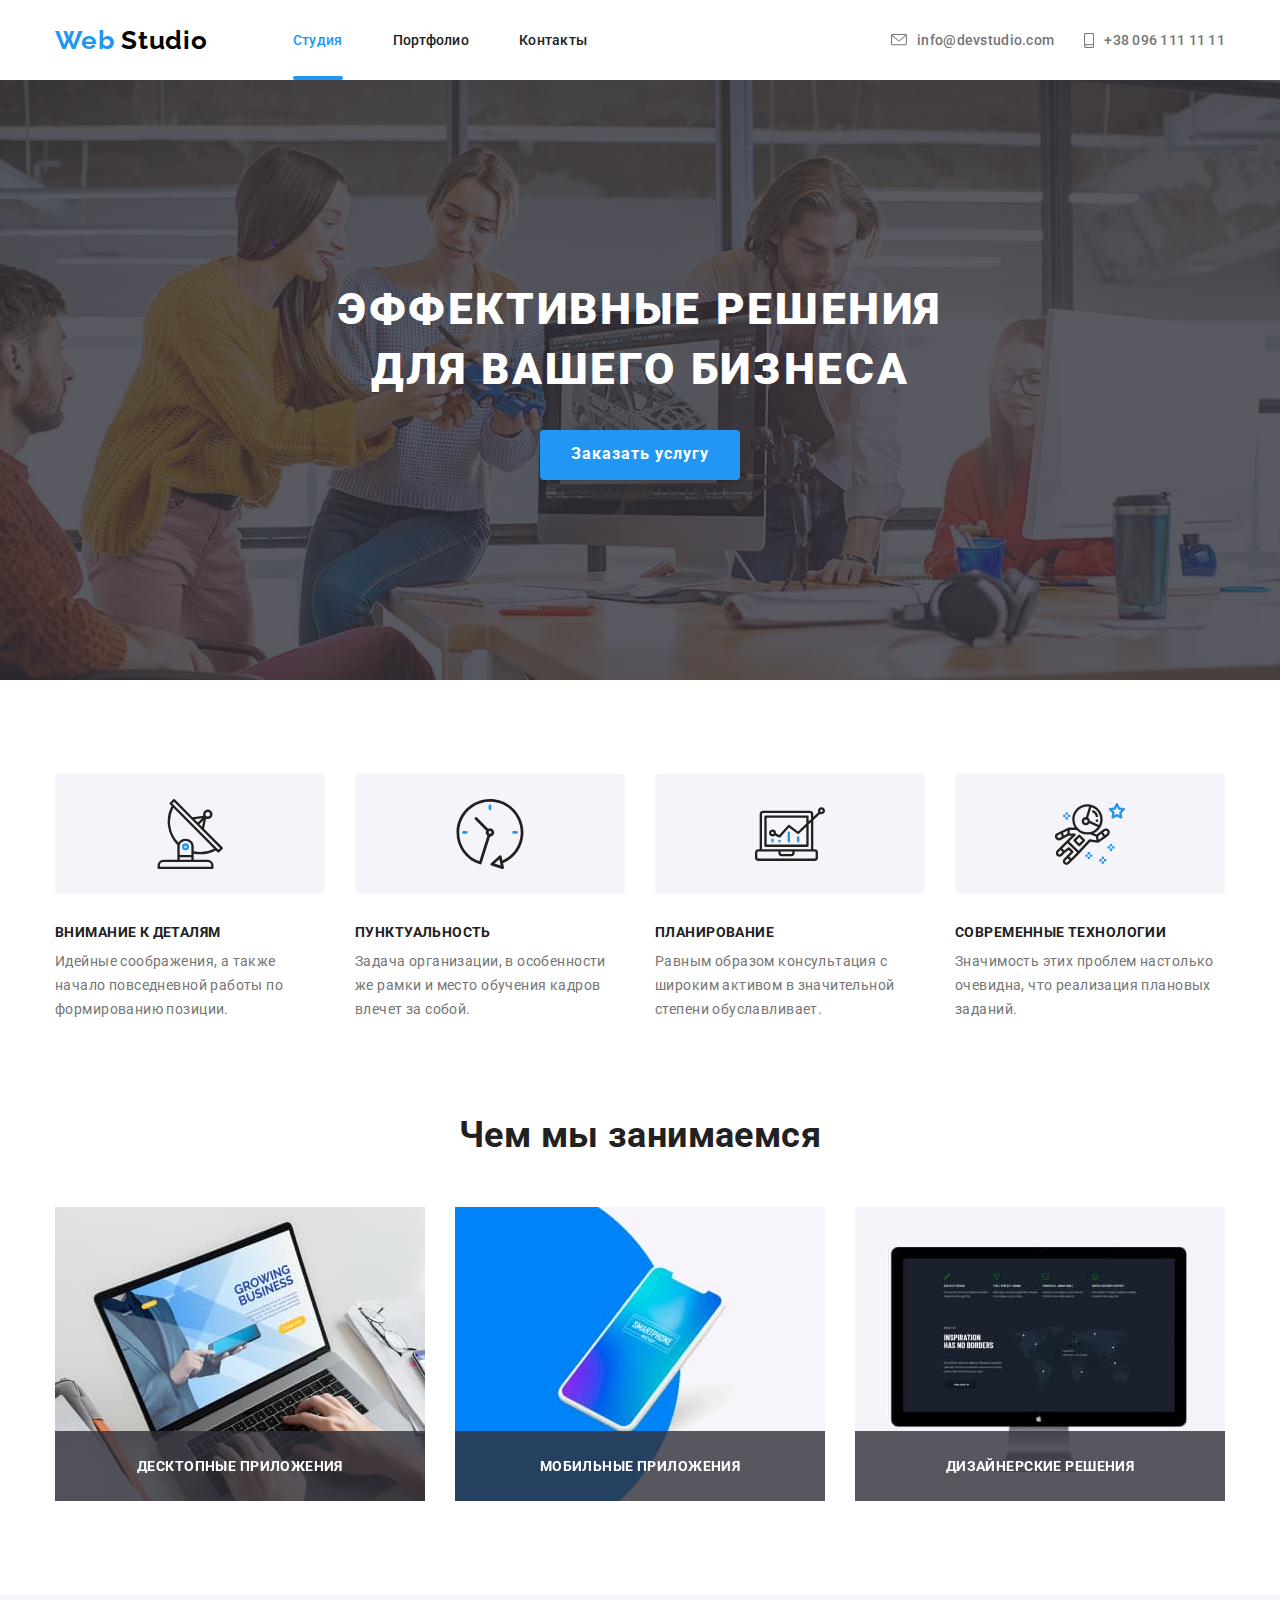
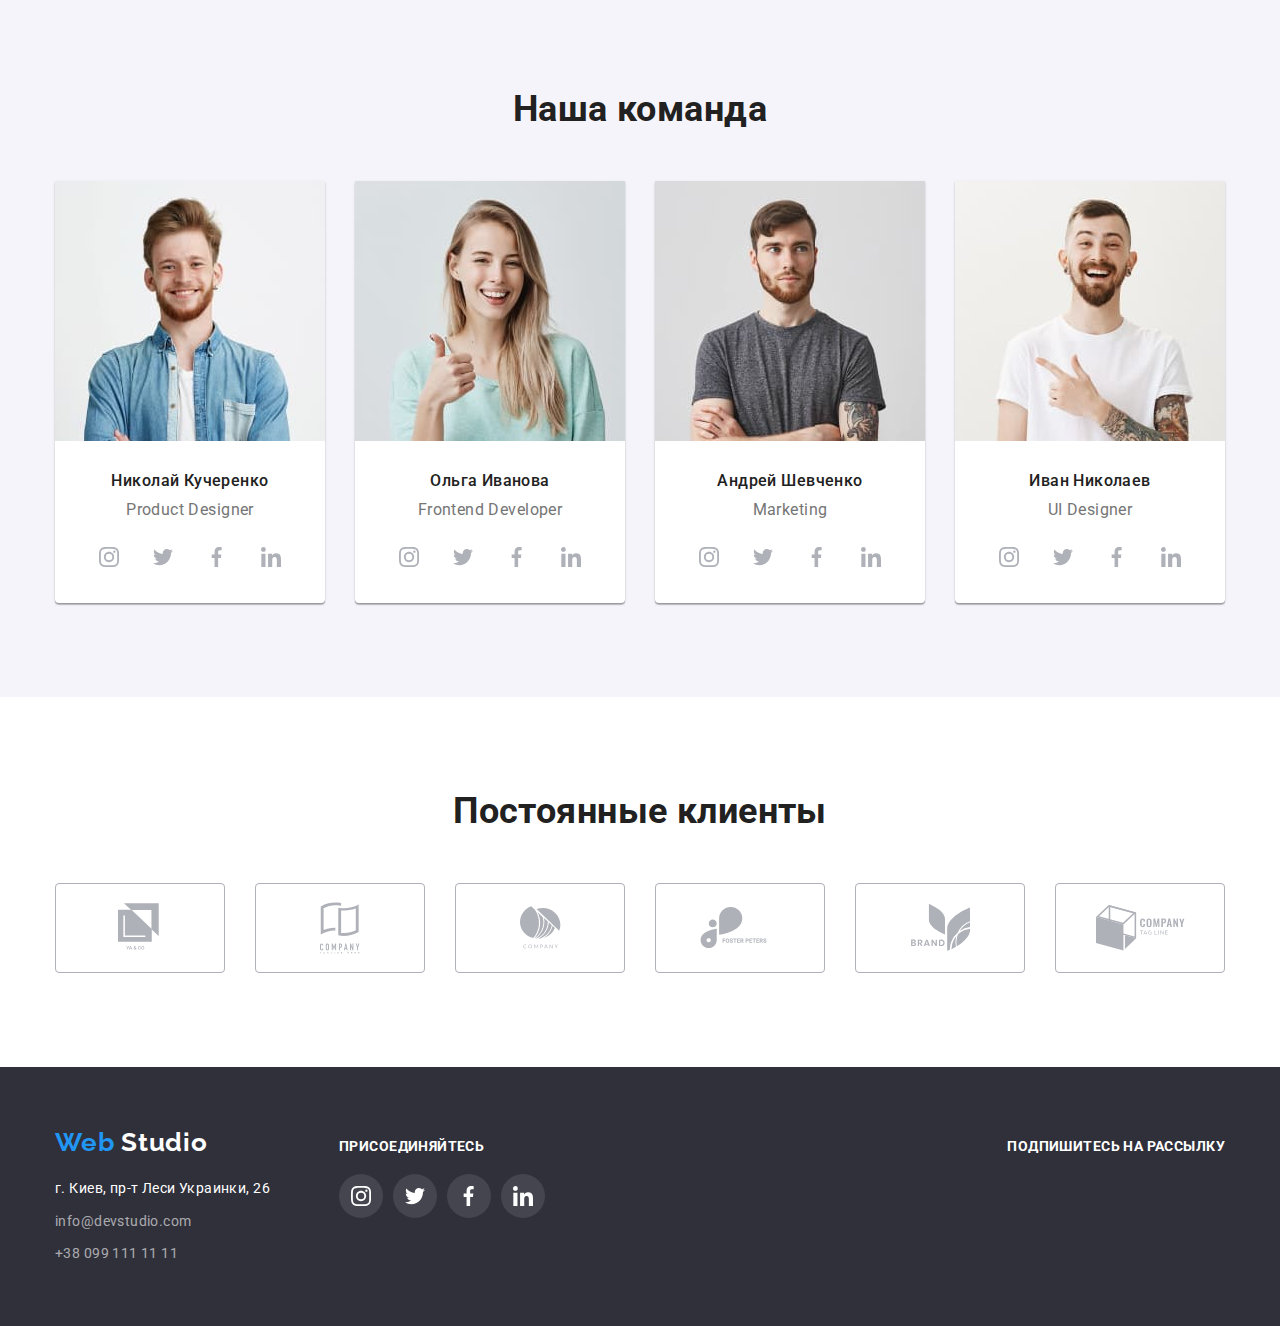
<file: index.html>
<!DOCTYPE html>
<html lang="ru">
<head>
	<meta charset="UTF-8">
	<meta name="viewport" content="width=device-width, initial-scale=1.0">
	<title>salimov HW_4 studio</title>
	<link href="https://fonts.googleapis.com/css2?family=Raleway:wght@700&family=Roboto:wght@400;500;700;900&display=swap"
		rel="stylesheet">
	<link rel="stylesheet" href="./css/style.css">
</head>
<body>
	<header class="header">
		<div class="container header__container">
			<nav class="nav">
				<a class="logo nav__logo interactive" href="./index.html"><span class="logo__span">Web</span> Studio</a>
				<ul class="list nav__list">
					<li class="nav__item">
						<a href="./index.html" class="nav__link nav__link--current interactive">
							<p class="nav__text">Студия</p>
						</a>
					</li>
					<li class="nav__item">
						<a href="./portfolio.html" class="nav__link interactive">
							<p class="nav__text">Портфолио</p>
						</a>
					</li>
					<li class="nav__item">
						<a href="" class="nav__link interactive">
							<p class="nav__text">Контакты</p>
						</a>
					</li>
				</ul>
			</nav>
			<ul class="list contacts">
				<li class="contacts__item">
					<a href="mailto:info@devstudio.com" class="contacts__link interactive">
						<svg class="contacts__icon-envelope">
							<use href="./images/icon/sprite.svg#icon-envelope"></use>
						</svg>
						<p class="contacts__text">info@devstudio.com</p>
					</a>
				</li>
				<li class="contacts__item">
					<a href="tel:+380961111111" class="contacts__link interactive">
						<svg class="contacts__icon-smartphone">
							<use href="./images/icon/sprite.svg#icon-smartphone"></use>
						</svg>
						<p class="contacts__text">+38 096 111 11 11</p>
					</a></li>
			</ul>
		</div>
	</header>
	<main>
		<!-- Секция Героя -->
		<section class="hero-section">
			<div class="container  hero-section__container">
				<h1 class="hero-section__title">Эффективные решения для вашего бизнеса</h1>
				<button class="hero-section__button interactive">Заказать услугу</button>
			</div>
		</section>
		<!-- Преимущества -->
		<section class="benefits">
			<div class="container benefits__container">
				<h2 class="visually-hidden">Наши Преимущества</h2>
				<ul class="list benefits__list">
					<li class="benefits__item">
						<div class="benefits__icon-wrapper">
							<svg class="benefits__icon">
								<use href="./images/icon/sprite.svg#icon-satellite"></use>
							</svg>
						</div>
						<h3 class="benefits__title">Внимание к деталям</h3>
						<p class="benefits__text">Идейные соображения, а также начало повседневной работы по формированию позиции.</p>
					</li>
					<li class="benefits__item">
						<div class="benefits__icon-wrapper">
							<svg class="benefits__icon">
								<use href="./images/icon/sprite.svg#icon-clock"></use>
							</svg>
						</div>
						<h3 class="benefits__title">Пунктуальность</h3>
						<p class="benefits__text">Задача организации, в особенности же рамки и место обучения кадров влечет за собой.</p>
					</li>
					<li class="benefits__item">
						<div class="benefits__icon-wrapper">
							<svg class="benefits__icon">
								<use href="./images/icon/sprite.svg#icon-pc"></use>
							</svg>
						</div>						
						<h3 class="benefits__title">Планирование</h3>
						<p class="benefits__text">Равным образом консультация с широким активом в значительной степени обуславливает.</p>
					</li>
					<li class="benefits__item">
						<div class="benefits__icon-wrapper">
							<svg class="benefits__icon">
								<use href="./images/icon/sprite.svg#icon-astronaut"></use>
							</svg>
						</div>						
						<h3 class="benefits__title">Современные технологии</h3>
						<p class="benefits__text">Значимость этих проблем настолько очевидна, что реализация плановых заданий.</p>
					</li>
				</ul>
			</div>
		</section>
		<!-- Чем мы занимаемся -->
		<section class="examples">
			<div class="container examples__container">
				<h2 class="examples__title">Чем мы занимаемся</h2>
				<ul class="list examples__list">
					<li class="example-card">
						<img class="example-card__image" src="./images/examples/desctop.jpg" alt="Десктопные приложения" width="370">
						<h3 class="example-card__title">Десктопные приложения</h3>
					</li>
					<li class="example-card">
						<img class="example-card__image" src="./images/examples/mobile.jpg" alt="Мобильные приложения" width="370">
						<h3 class="example-card__title">Мобильные приложения</h3>
					</li>
					<li class="example-card">
						<img class="example-card__image" src="./images/examples/design.jpg" alt="Дизайнерские решения" width="370">
						<h3 class="example-card__title">Дизайнерские решения</h3>
					</li>
				</ul>
			</div>
		</section>
		<!-- Наша команда -->
		<section class="team">
			<div class="container team__container">
				<h2 class="team__title">Наша команда</h2>
				<ul class="list team__list">
						<li class="team-card">
							<img class="team-card__image" src="./images/team/kucherenko.jpg" alt="Николай Кучеренко" width="270">
							<h3 class="team-card__title">Николай Кучеренко</h3>
							<p class="team-card__text">Product Designer</p>
							<ul class="list social__list">
								<li class="social__item">
									<a class="social__link interactive" aria-label="ссылка на инстаграмм" href="">
										<svg class="social__icon">
											<use href="./images/icon/sprite.svg#icon-instagram"></use>
										</svg>
									</a>
								</li>
								<li class="social__item">
									<a class="social__link interactive" aria-label="ссылка на твиттер" href="">
										<svg class="social__icon">
											<use href="./images/icon/sprite.svg#icon-twitter"></use>
										</svg>									
									</a>
								</li>
								<li class="social__item">
									<a class="social__link interactive" aria-label="ссылка на фейсбук" href="">
										<svg class="social__icon">
											<use href="./images/icon/sprite.svg#icon-facebook"></use>
										</svg>
									</a>
								</li>
								<li class="social__item">
									<a class="social__link interactive" aria-label="ссылка на линкед ин" href="">
										<svg class="social__icon">
											<use href="./images/icon/sprite.svg#icon-linkedin"></use>
										</svg>
									</a>
								</li>
							</ul>
						</li>
						<li class="team-card">
							<img class="team-card__image" src="./images/team/ivanova.jpg" alt="Ольга Иванова" width="270">
							<h3 class="team-card__title">Ольга Иванова</h3>
							<p class="team-card__text">Frontend Developer</p>
							<ul class="list social__list">
								<li class="social__item">
									<a class="social__link interactive" aria-label="ссылка на инстаграмм" href="">
										<svg class="social__icon">
											<use href="./images/icon/sprite.svg#icon-instagram"></use>
										</svg>
									</a>
								</li>
								<li class="social__item">
									<a class="social__link interactive" aria-label="ссылка на твиттер" href="">
										<svg class="social__icon">
											<use href="./images/icon/sprite.svg#icon-twitter"></use>
										</svg>
									</a>
								</li>
								<li class="social__item">
									<a class="social__link interactive" aria-label="ссылка на фейсбук" href="">
										<svg class="social__icon">
											<use href="./images/icon/sprite.svg#icon-facebook"></use>
										</svg>
									</a>
								</li>
								<li class="social__item">
									<a class="social__link interactive" aria-label="ссылка на линкед ин" href="">
										<svg class="social__icon">
											<use href="./images/icon/sprite.svg#icon-linkedin"></use>
										</svg>
									</a>
								</li>
							</ul>
						</li>
						<li class="team-card">
							<img class="team-card__image" src="./images/team/shevchenko.jpg" alt="Андрей Шевченко" width="270">
							<h3 class="team-card__title">Андрей Шевченко</h3>
							<p class="team-card__text">Marketing</p>
							<ul class="list social__list">
								<li class="social__item">
									<a class="social__link interactive" aria-label="ссылка на инстаграмм" href="">
										<svg class="social__icon">
											<use href="./images/icon/sprite.svg#icon-instagram"></use>
										</svg>
									</a>
								</li>
								<li class="social__item">
									<a class="social__link interactive" aria-label="ссылка на твиттер" href="">
										<svg class="social__icon">
											<use href="./images/icon/sprite.svg#icon-twitter"></use>
										</svg>
									</a>
								</li>
								<li class="social__item">
									<a class="social__link interactive" aria-label="ссылка на фейсбук" href="">
										<svg class="social__icon">
											<use href="./images/icon/sprite.svg#icon-facebook"></use>
										</svg>
									</a>
								</li>
								<li class="social__item">
									<a class="social__link interactive" aria-label="ссылка на линкед ин" href="">
										<svg class="social__icon">
											<use href="./images/icon/sprite.svg#icon-linkedin"></use>
										</svg>
									</a>
								</li>
							</ul>
						</li>
						<li class="team-card">
							<img class="team-card__image" src="./images/team/nikolaev.jpg" alt="Иван Николаев" width="270">
							<h3 class="team-card__title">Иван Николаев</h3>
							<p class="team-card__text">UI Designer</p>
							<ul class="list social__list">
								<li class="social__item">
									<a class="social__link interactive" aria-label="ссылка на инстаграмм" href="">
										<svg class="social__icon">
											<use href="./images/icon/sprite.svg#icon-instagram"></use>
										</svg>
									</a>
								</li>
								<li class="social__item">
									<a class="social__link interactive" aria-label="ссылка на твиттер" href="">
										<svg class="social__icon">
											<use href="./images/icon/sprite.svg#icon-twitter"></use>
										</svg>
									</a>
								</li>
								<li class="social__item">
									<a class="social__link interactive" aria-label="ссылка на фейсбук" href="">
										<svg class="social__icon">
											<use href="./images/icon/sprite.svg#icon-facebook"></use>
										</svg>
									</a>
								</li>
								<li class="social__item">
									<a class="social__link interactive" aria-label="ссылка на линкед ин" href="">
										<svg class="social__icon">
											<use href="./images/icon/sprite.svg#icon-linkedin"></use>
										</svg>
									</a>
								</li>
							</ul>
						</li>
				</ul>
			</div>
		</section>
		<!-- Постоянные клиенты -->
		<section class="clients">
			<div class="container clients__container">
				<h2 class="clients__title">Постоянные клиенты</h2>
				<ul class="list clients__list">
					<li class="clients__item">
						<a class="clients__link interactive" aria-label="ссылка на сайт постоянного клиента я-ко" href="">
							<svg class="clients__icon--ya-co">
								<use href="./images/icon/sprite.svg#icon-ya-co"></use>
							</svg>
						</a>
					</li>
					<li class="clients__item">
						<a class="clients__link interactive" aria-label="ссылка на сайт постоянного клиента ко" href="">
							<svg class="clients__icon--co">
								<use href="./images/icon/sprite.svg#icon-co"></use>
							</svg>
						</a>
					</li>
					<li class="clients__item">
						<a class="clients__link interactive" aria-label="ссылка на сайт постоянного клиента компани" href="">
							<svg class="clients__icon--company">
								<use href="./images/icon/sprite.svg#icon-company"></use>
							</svg>
						</a>
					</li>
					<li class="clients__item">
						<a class="clients__link interactive" aria-label="ссылка на сайт постоянного клиента фостер" href="">
							<svg class="clients__icon--foster">
								<use href="./images/icon/sprite.svg#icon-foster"></use>
							</svg>
						</a>
					</li>
					<li class="clients__item">
						<a class="clients__link interactive" aria-label="ссылка на сайт постоянного клиента бренд" href="">
							<svg class="clients__icon--brand">
								<use href="./images/icon/sprite.svg#icon-brand"></use>
							</svg>
						</a>
					</li>
					<li class="clients__item">
						<a class="clients__link interactive" aria-label="ссылка на сайт постоянного клиента таг" href="">
							<svg class="clients__icon--tag">
								<use href="./images/icon/sprite.svg#icon-tag"></use>
							</svg>
						</a>
					</li>
				</ul>
			</div>
		</section>
	</main>
	<footer class="footer">
		<div class="container footer__container">
			<address class="address">
				<a class="logo footer__logo interactive" href="./index.html"><span class="logo__span">Web</span> Studio</a>
				<ul class="list address__list">
					<li class="address__item"><a href="https://goo.gl/maps/18ePBLMVioGsdmMz9" target="_blank" class="address__street interactive">г. Киев, пр-т Леси Украинки, 26</a></li>
					<li class="address__item"><a href="mailto:info@devstudio.com" class="address__mail interactive">info@devstudio.com</a></li>
					<li class="address__item"><a href="tel:+380991111111" class="address__tel interactive">+38 099 111 11 11</a></li>
				</ul>
			</address>
			<div class="social">
				<b class="social__title">присоединяйтесь</b>
				<ul class="list social__list">
					<li class="social__item">
						<a class="social__link footer__link interactive" aria-label="ссылка на инстаграмм" href="">
							<svg class="social__icon">
								<use href="./images/icon/sprite.svg#icon-instagram"></use>
							</svg>
						</a>
					</li>
					<li class="social__item">
						<a class="social__link footer__link interactive" aria-label="ссылка на твиттер" href="">
							<svg class="social__icon">
								<use href="./images/icon/sprite.svg#icon-twitter"></use>
							</svg>
						</a>
					</li>
					<li class="social__item">
						<a class="social__link footer__link interactive" aria-label="ссылка на фейсбук" href="">
							<svg class="social__icon">
								<use href="./images/icon/sprite.svg#icon-facebook"></use>
							</svg>
						</a>
					</li>
					<li class="social__item">
						<a class="social__link footer__link interactive" aria-label="ссылка на линкед ин" href="">
							<svg class="social__icon">
								<use href="./images/icon/sprite.svg#icon-linkedin"></use>
							</svg>
						</a>
					</li>
				</ul>
			</div>
			<div class="subscribe">
				<b class="subscribe__title">Подпишитесь на рассылку</b>
			</div>
		</div>
	</footer>
</body>
</html>
</file>
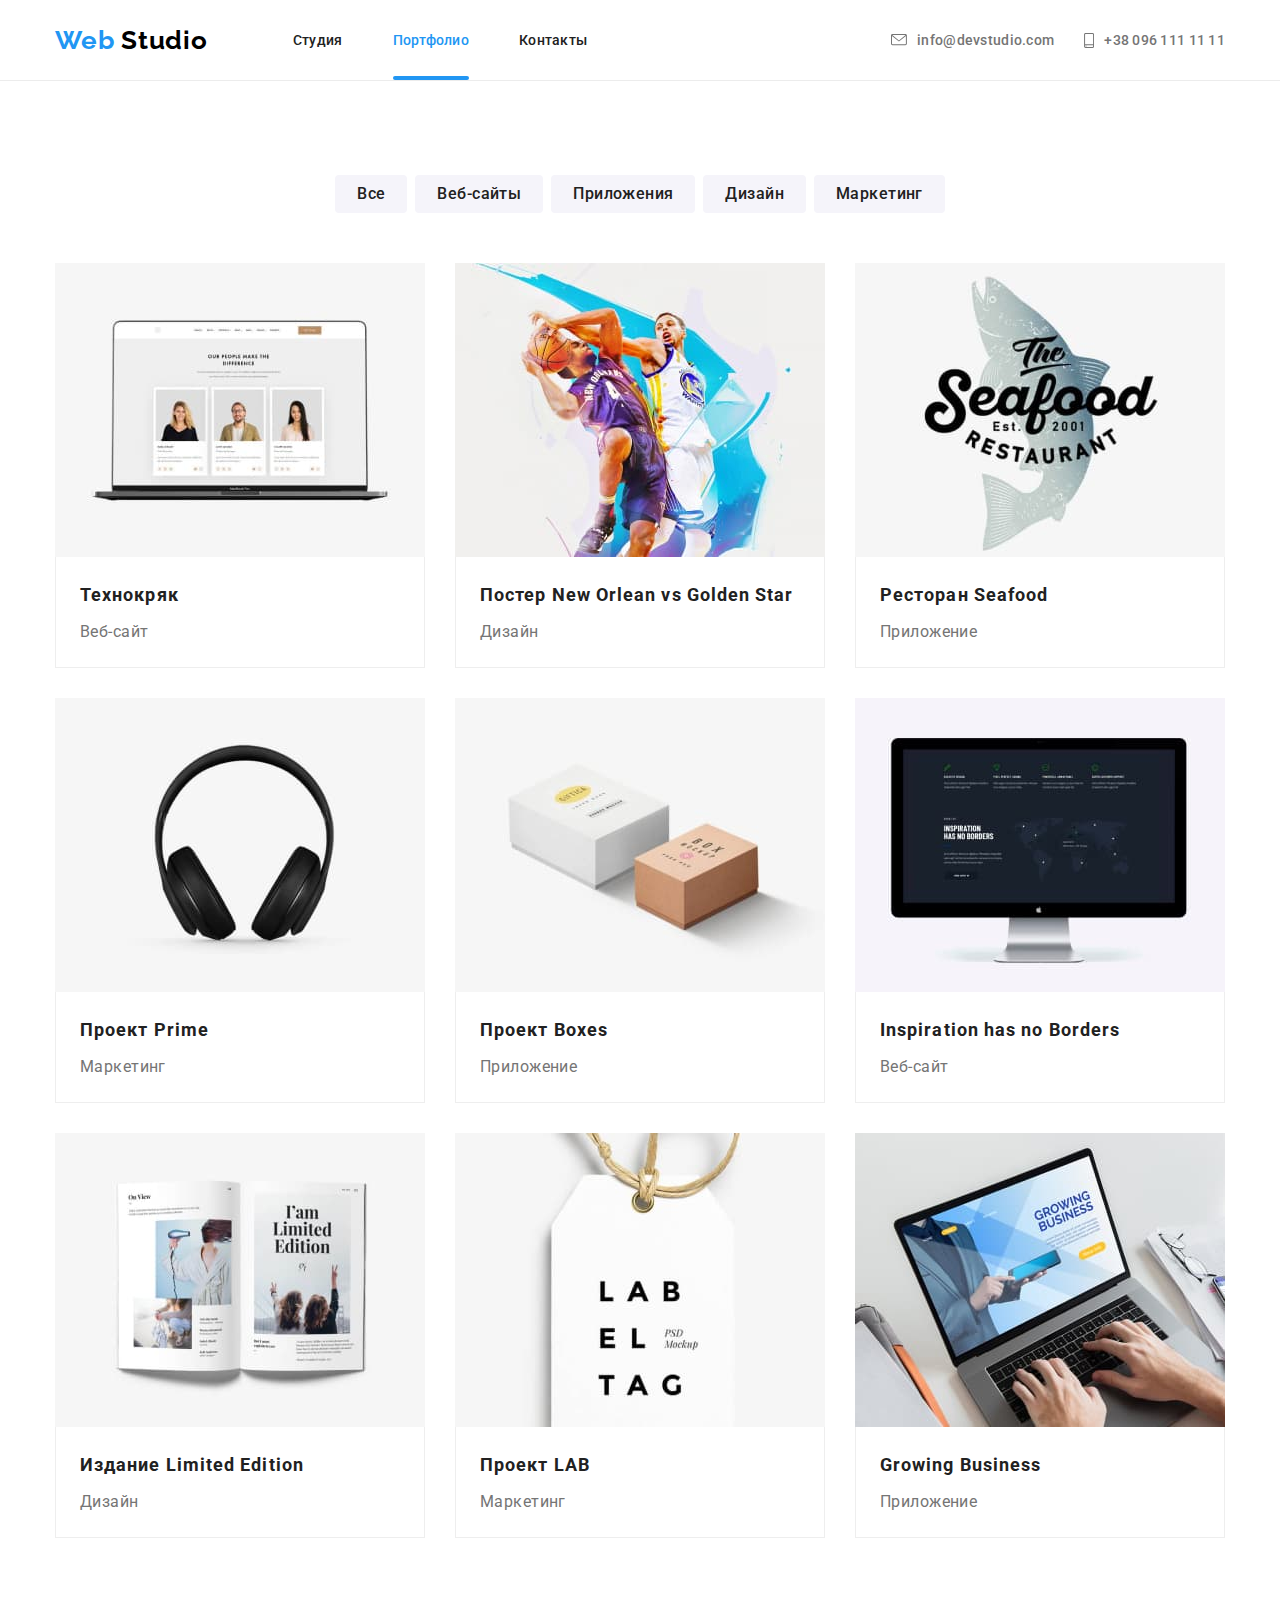
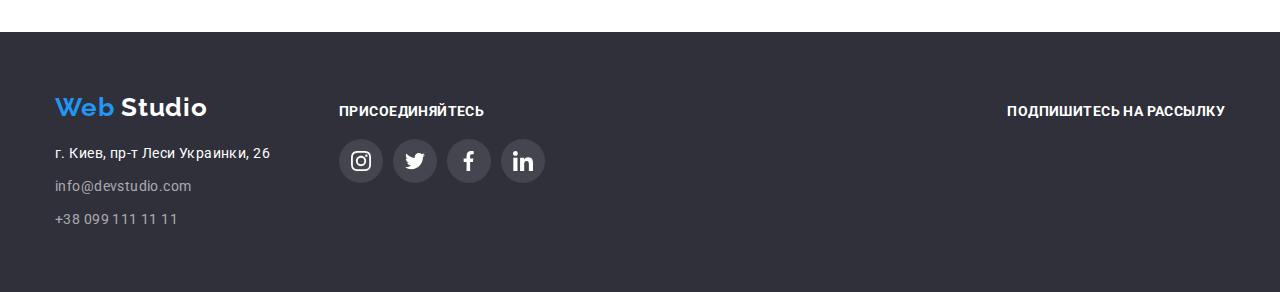
<file: portfolio.html>
<!DOCTYPE html>
<html lang="ru">
<head>
	<meta charset="UTF-8">
	<meta name="viewport" content="width=device-width, initial-scale=1.0">
	<title>salimov HW_4 portfolio</title>
	<link href="https://fonts.googleapis.com/css2?family=Raleway:wght@700&family=Roboto:wght@400;500;700;900&display=swap"
		rel="stylesheet">
	<link rel="stylesheet" href="./css/style.css">
</head>
<body>
	<header class="header">
		<div class="container header__container">
			<nav class="nav">
				<a class="logo nav__logo interactive" href="./index.html"><span class="logo__span">Web</span> Studio</a>
				<ul class="list nav__list">
					<li class="nav__item">
						<a href="./index.html" class="nav__link interactive">
							<p class="nav__text">Студия</p>
						</a>
					</li>
					<li class="nav__item">
						<a href="./portfolio.html" class="nav__link nav__link--current interactive">
							<p class="nav__text">Портфолио</p>
						</a>
					</li>
					<li class="nav__item">
						<a href="" class="nav__link interactive">
							<p class="nav__text">Контакты</p>
						</a>
					</li>
				</ul>
			</nav>
			<ul class="list contacts">
				<li class="contacts__item">
					<a href="mailto:info@devstudio.com" class="contacts__link interactive">
						<svg class="contacts__icon-envelope">
							<use href="./images/icon/sprite.svg#icon-envelope"></use>
						</svg>
						<p class="contacts__text">info@devstudio.com</p>
					</a>
				</li>
				<li class="contacts__item">
					<a href="tel:+380961111111" class="contacts__link interactive">
						<svg class="contacts__icon-smartphone">
							<use href="./images/icon/sprite.svg#icon-smartphone"></use>
						</svg>
						<p class="contacts__text">+38 096 111 11 11</p>
					</a></li>
			</ul>
		</div>
	</header>
	<main>
		<section class="portfolio">
			<div class="container portfolio__container">
				<ul class="list filter">
					<li class="filter__item">
						<button class="filter__text interactive">Все</button>
					</li>
					<li class="filter__item">
						<button class="filter__text interactive">Веб-сайты</button>
					</li>
					<li class="filter__item">
						<button class="filter__text interactive">Приложения</button>
					</li>
					<li class="filter__item">
						<button class="filter__text interactive">Дизайн</button>
					</li>
					<li class="filter__item">
						<button class="filter__text interactive">Маркетинг</button>
					</li>
				</ul>
				<ul class="list portfolio__list">
					<li class="portfolio__item">
						<a class="portfolio__link interactive" href="">
							<div class="portfolio__image-thumb">
								<img class="portfolio__image" src="./images/portfolio/technokryak.jpg" alt="technokryak" width="370">
								<div class="portfolio__hover-text-wrapper">
									<p class="portfolio__hover-text">Технокряк это современная площадка распространения коронавируса. Компании используют эту платформу для цифрового шпионажа и атак на защищённые сервера конкурентов.</p>
								</div>
							</div>
							<div class="portfolio__content">
								<h2 class="portfolio__title">Технокряк</h2>
								<p class="portfolio__text">Веб-сайт</p>
							</div>
						</a>
					</li>
					<li class="portfolio__item">
						<a class="portfolio__link interactive" href="">
							<div class="portfolio__image-thumb">
								<img class="portfolio__image" src="./images/portfolio/poster.jpg" alt="poster" width="370">
								<div class="portfolio__hover-text-wrapper">
									<p class="portfolio__hover-text">Технокряк это современная площадка распространения коронавируса. Компании используют эту платформу для цифрового шпионажа и атак на защищённые сервера конкурентов.</p>
								</div>
							</div>
							<div class="portfolio__content">
								<h2 class="portfolio__title">Постер New Orlean vs Golden Star</h2>
								<p class="portfolio__text">Дизайн</p>
							</div>
						</a>
					</li>
					<li class="portfolio__item">
						<a class="portfolio__link interactive" href="">
							<div class="portfolio__image-thumb">
								<img class="portfolio__image" src="./images/portfolio/seafood.jpg" alt="seafood" width="370">
								<div class="portfolio__hover-text-wrapper">
									<p class="portfolio__hover-text">Технокряк это современная площадка распространения коронавируса. Компании используют эту платформу для цифрового шпионажа и атак на защищённые сервера конкурентов.</p>
								</div>
							</div>
							<div class="portfolio__content">
								<h2 class="portfolio__title">Ресторан Seafood</h2>
								<p class="portfolio__text">Приложение</p>
							</div>
						</a>
					</li>
					<li class="portfolio__item">
						<a class="portfolio__link interactive" href="">
							<div class="portfolio__image-thumb">
								<img class="portfolio__image" src="./images/portfolio/prime.jpg" alt="prime" width="370">
								<div class="portfolio__hover-text-wrapper">
									<p class="portfolio__hover-text">Технокряк это современная площадка распространения коронавируса. Компании используют эту платформу для цифрового шпионажа и атак на защищённые сервера конкурентов.</p>
								</div>
							</div>
							<div class="portfolio__content">
								<h2 class="portfolio__title">Проект Prime</h2>
								<p class="portfolio__text">Маркетинг</p>
							</div class="portfolio__content">
						</a>
					</li>
					<li class="portfolio__item">
						<a class="portfolio__link interactive" href="">
							<div class="portfolio__image-thumb">
								<img class="portfolio__image" src="./images/portfolio/boxes.jpg" alt="boxes" width="370">
								<div class="portfolio__hover-text-wrapper">
									<p class="portfolio__hover-text">Технокряк это современная площадка распространения коронавируса. Компании используют эту платформу для цифрового шпионажа и атак на защищённые сервера конкурентов.</p>
								</div>
							</div>
							<div class="portfolio__content">
								<h2 class="portfolio__title">Проект Boxes</h2>
								<p class="portfolio__text">Приложение</p>
							</div>
						</a>
					</li>
					<li class="portfolio__item">
						<a class="portfolio__link interactive" href="">
							<div class="portfolio__image-thumb">
								<img class="portfolio__image" src="./images/portfolio/inspir.jpg" alt="inspiration" width="370">
								<div class="portfolio__hover-text-wrapper">
									<p class="portfolio__hover-text">Технокряк это современная площадка распространения коронавируса. Компании используют эту платформу для цифрового шпионажа и атак на защищённые сервера конкурентов.</p>
								</div>
							</div>
							<div class="portfolio__content">
								<h2 class="portfolio__title">Inspiration has no Borders</h2>
								<p class="portfolio__text">Веб-сайт</p>
							</div>
						</a>
					</li>
					<li class="portfolio__item">
						<a class="portfolio__link interactive" href="">
							<div class="portfolio__image-thumb">
								<img class="portfolio__image" src="./images/portfolio/izdanie.jpg" alt="izdanie" width="370">
								<div class="portfolio__hover-text-wrapper">
									<p class="portfolio__hover-text">Технокряк это современная площадка распространения коронавируса. Компании используют эту платформу для цифрового шпионажа и атак на защищённые сервера конкурентов.</p>
								</div>
							</div>
							<div class="portfolio__content">
								<h2 class="portfolio__title">Издание Limited Edition</h2>
								<p class="portfolio__text">Дизайн</p>
							</div>
						</a>
					</li>
					<li class="portfolio__item">
						<a class="portfolio__link interactive" href="">
							<div class="portfolio__image-thumb">
								<img class="portfolio__image" src="./images/portfolio/lab.jpg" alt="lab" width="370">
								<div class="portfolio__hover-text-wrapper">
									<p class="portfolio__hover-text">Технокряк это современная площадка распространения коронавируса. Компании используют эту платформу для цифрового шпионажа и атак на защищённые сервера конкурентов.</p>
								</div>
							</div>
							<div class="portfolio__content">
								<h2 class="portfolio__title">Проект LAB</h2>
								<p class="portfolio__text">Маркетинг</p>
							</div>
						</a>
					</li>
					<li class="portfolio__item">
						<a class="portfolio__link interactive" href="">
							<div class="portfolio__image-thumb">
								<img class="portfolio__image" src="./images/portfolio/business.jpg" alt="business" width="370">
								<div class="portfolio__hover-text-wrapper">
									<p class="portfolio__hover-text">Технокряк это современная площадка распространения коронавируса. Компании используют эту платформу для цифрового шпионажа и атак на защищённые сервера конкурентов.</p>
								</div>
							</div>
							<div class="portfolio__content">
								<h2 class="portfolio__title">Growing Business</h2>
								<p class="portfolio__text">Приложение</p>
							</div>
						</a>
					</li>
				</ul>
			</div>
		</section>
	</main>
	<footer class="footer">
		<div class="container footer__container">
			<address class="address">
				<a class="logo footer__logo interactive" href="./index.html"><span class="logo__span">Web</span> Studio</a>
				<ul class="list address__list">
					<li class="address__item"><a href="https://goo.gl/maps/18ePBLMVioGsdmMz9" target="_blank"
							class="address__street interactive">г. Киев, пр-т Леси Украинки, 26</a></li>
					<li class="address__item"><a href="mailto:info@devstudio.com"
							class="address__mail interactive">info@devstudio.com</a></li>
					<li class="address__item"><a href="tel:+380991111111" class="address__tel interactive">+38 099 111 11 11</a>
					</li>
				</ul>
			</address>
			<div class="social">
				<b class="social__title">присоединяйтесь</b>
				<ul class="list social__list">
					<li class="social__item">
						<a class="social__link footer__link interactive" aria-label="ссылка на инстаграмм" href="">
							<svg class="social__icon">
								<use href="./images/icon/sprite.svg#icon-instagram"></use>
							</svg>
						</a>
					</li>
					<li class="social__item">
						<a class="social__link footer__link interactive" aria-label="ссылка на твиттер" href="">
							<svg class="social__icon">
								<use href="./images/icon/sprite.svg#icon-twitter"></use>
							</svg>
						</a>
					</li>
					<li class="social__item">
						<a class="social__link footer__link interactive" aria-label="ссылка на фейсбук" href="">
							<svg class="social__icon">
								<use href="./images/icon/sprite.svg#icon-facebook"></use>
							</svg>
						</a>
					</li>
					<li class="social__item">
						<a class="social__link footer__link interactive" aria-label="ссылка на линкед ин" href="">
							<svg class="social__icon">
								<use href="./images/icon/sprite.svg#icon-linkedin"></use>
							</svg>
						</a>
					</li>
				</ul>
			</div>
			<div class="subscribe">
				<b class="subscribe__title">Подпишитесь на рассылку</b>
			</div>
		</div>
	</footer>
</body>
</html>
</file>
<file: css/style.css>
/* Var -------------------------------------------------------------------------------------*/
:root {
	--primary-text-color: #757575;
	--title-text-color: #212121;
	--white-text-color: #ffffff;
	--accent-color: #2196F3;
	--button-hover: #188CE8;
	--primary-bg-color: #ffffff;
	--secondary-bg-color: #F5F4FA;
	--footer-bg-color: #2F303A;
	--border-main-color: #AFB1B8;
	--border-portfolio-color: #EEEEEE;
	--transparent-bg-color: rgba(47, 48, 58, 0.8);
	--social-svg-color: #AFB1B8;
}

/* Body ------------------------------------------------------------------------------------*/
body {
	background-color: var(--primary-bg-color);
	color: var(--primary-text-color);
	font-family: 'Roboto', sans-serif;
	font-size: 14px;
	font-weight: 400;
	letter-spacing: .03em;
	margin: 0;
}
h1,h2,h3,h4,h5,h6,p{
	font-size: inherit;
	margin: 0;    
}
button{
	letter-spacing: inherit;
	word-spacing: inherit;
	text-transform: inherit;
	display: inline-block;
	text-align: center;
	align-items: flex-start;
	box-sizing: border-box;
	margin: 0;
	font: inherit;
	padding: 0;
	border-width: 0px;
	border-style: none;
	border-color: transparent;
	border-image: initial;
	cursor: pointer;
}
img {
	display: block;
	max-width: 100%;
	height: auto;
}
.container {
	width: 1170px;
	padding-left: 15px;
	padding-right: 15px;
	margin-left: auto;
	margin-right: auto;
}
.list{
	list-style: none;
	padding: 0;
	margin: 0;
}
.interactive {
	outline: none;
}
.visually-hidden {
	position: absolute;
	width: 1px;
	height: 1px;
	margin: -1px;
	border: 0;
	padding: 0;
	clip: rect(0 0 0 0);
	overflow: hidden;
}

/* logo ------------------------------------------------------------------------------------*/
.logo {
	display: inline-block;
	color: #000000;
	
	font-family: 'Raleway', sans-serif;
	font-size: 26px;
	font-weight: 700;
	letter-spacing: .03em;
	text-decoration: none;
}
.logo__span{
	color: var(--accent-color);
}

/* Social --------------------------------------------------------------------------------- */
.social__list {
   display: flex;
	align-items: center;
   justify-content: center;
   margin-left: auto;
	margin-right: auto;
}
.social__item:not(:last-child) {
	margin-right: 10px;
}
.social__link {
	display: flex;
	justify-content: center;
	align-items: center;
   width: 44px;
   height: 44px;
   border-radius: 50%;
	background-color: transparent;
	--color4: var(--social-svg-color);
	fill: var(--color4);
	transition: background-color 250ms cubic-bezier(0.4, 0, 0.2, 1), fill 250ms cubic-bezier(0.4, 0, 0.2, 1);
}
.social__link:hover,
.social__link:focus {
	background-color: var(--accent-color);
	--color4: var(--white-text-color);
}
.social__icon{
	width: 20px;
	height: 20px;
}



/* HEADER =========================================================================================================================================================================================================== */
/* .header{
} */
.header__container{
	display: flex;
	align-items: center;
}

/* Nav & Contacts---------------------------------------------------------------------------*/
.nav{
	display: flex;
	align-items: center;
	margin-right: auto;
}
.nav__logo{
	padding-top: 24px;
	padding-bottom: 24px;
	margin-right: 85px;
}
.nav__list,
.contacts{
	display: flex;
	font-weight: 500;
	letter-spacing: .02em;
}
.nav__item:not(:last-child) {
	margin-right: 50px;
}
.contacts{
	align-items: center;
}
.contacts__item:not(:last-child) {
	margin-right: 30px;
}
.contacts__icon-envelope{
	width: 16px;
	height: 12px;
	margin-right: 10px;
}
.contacts__icon-smartphone{
	width: 10px;
	height: 15px;
	margin-right: 10px;
}
.nav__link,
.contacts__link{
	display: flex;
   align-items: center;
	text-decoration: none;
}
.nav__link{
	color: var(--title-text-color);
	transition: color 250ms cubic-bezier(0.4, 0, 0.2, 1);
}
.contacts__link{
	color: var(--primary-text-color);
	--color1: var(--primary-text-color);
	fill: var(--color1);
	transition: color 250ms cubic-bezier(0.4, 0, 0.2, 1), fill 250ms cubic-bezier(0.4, 0, 0.2, 1);
	
}
.nav__text,
.contacts__text{
	padding-top: 32px;
	padding-bottom: 32px;
}
.nav__link--current,
.nav__link:hover,
.nav__link:focus,
.contacts__link:hover,
.contacts__link:focus {
	color: var(--accent-color);
	--color1: var(--accent-color);
}
.nav__link--current{
	position: relative;
}
.nav__link--current::after {
	content: '';
	position: absolute;
	width: 100%;
	height: 4px;
	align-self: flex-end;
	border-radius: 2px;
	background-color: var(--accent-color);
}


/* INDEX ============================================================================================================================================================================================================ */
/* Hero Section --------------------------------------------------------------------------- */
.hero-section{
	max-width: 1600px;
	height: 600px;
	margin: 0 auto;
	display: flex;
	align-items: center;
	background-image: 
		linear-gradient(90deg, 
		var(--transparent-bg-color) 0%, 
		var(--transparent-bg-color) 100%),
		url('../images/hero.jpg');
	background-position: center;
   background-size: cover;
}
.hero-section__container{
	display: flex;
	flex-direction: column;
	align-items: center;
	padding-top: 15px;
	padding-bottom: 15px;
}
.hero-section__title {
	max-width: 700px;
	font-weight: 900;
	font-size: 44px;
	line-height: 1.36;
	text-align: center;
	letter-spacing: .06em;
	text-transform: uppercase;
	color: var(--white-text-color);
	margin-bottom: 30px;
}
.hero-section__button{
	width: 200px;
	height: 50px;
	font-weight: 700;
	font-size: 16px;
	line-height: 1.8;
	letter-spacing: .06em;
	color: var(--white-text-color);
	background-color: var(--accent-color);
	box-shadow: 0px 4px 4px rgba(0, 0, 0, 0.15);
	border-radius: 4px;
	transition: background-color 250ms cubic-bezier(0.4, 0, 0.2, 1);
}
.hero-section__button:hover,
.hero-section__button:focus {
	background-color: var(--button-hover);
}

/* Benefits ------------------------------------------------------------------------------- */
.benefits {
	background-color: var(--primary-bg-color);
}
.benefits__container{
	padding-top: 94px;
	padding-bottom: 94px;
}
.benefits__list {
	display: flex;
	margin: -15px;
}
.benefits__item {
	width: calc((100% - 4 * 30px) / 4);
	margin: 15px;
}
.benefits__icon-wrapper {
	display: flex;
	justify-content: center;
	align-items: center;
	background-color: var(--secondary-bg-color);
	min-height: 120px;
	border-radius: 4px;
	margin-bottom: 30px;
}
.benefits__icon{
	width: 70px;
	height: 70px;
}
.benefits__title {
	font-weight: 700;
	line-height: 1.15;
	text-transform: uppercase;
	color: var(--title-text-color);
	margin-bottom: 10px;
}
.benefits__text {
	line-height: 1.7;
	color: var(--primary-text-color);
}

/* Examples ------------------------------------------------------------------------------- */
.examples {
	background-color: var(--primary-bg-color);
}
.examples__container{
	padding-bottom: 94px;
}
.examples__title,/* Team __ title------------------ */
.team__title,/* Clients __ title--------------- */
.clients__title {
	font-weight: 700;
	font-size: 36px;
	line-height: 1.16;
	text-align: center;
	color: var(--title-text-color);
}
.examples__title{
	margin-bottom: 50px;
}
.examples__list {
	display: flex;
	margin: -15px;
}
.example-card {
	position: relative;
	width: 370px;
	margin: 15px;
}
.example-card__image {
	display: block;
}
.example-card__title {
	position: absolute;
	width: 100%;
	transform: translate3d(0, -100%, 0);
	font-weight: 700;
	line-height: 70px;
	text-align: center;
	text-transform: uppercase;
	background-color: var(--transparent-bg-color);
	color: var(--white-text-color);
}

/* Team ----------------------------------------------------------------------------------- */
.team {
	background-color: var(--secondary-bg-color);
}
.team__container{
	padding-top: 94px;
	padding-bottom: 94px;
}
.team__title{
	margin-bottom: 50px;
}
.team__list {
	display: flex;
	margin: -15px;
}
.team-card {
	background-color: var(--primary-bg-color);
	width: calc((100% - 4 * 30px) / 4);
	margin: 15px;
	box-shadow: 0px 2px 1px rgba(0, 0, 0, 0.2), 0px 1px 1px rgba(0, 0, 0, 0.14), 0px 1px 3px rgba(0, 0, 0, 0.12);
	border-radius: 0px 0px 4px 4px;
	padding-bottom: 24px;
}
.team-card__image {
	display: block;
	margin-bottom: 30px;
}
.team-card__title {
	font-weight: 500;
	font-size: 16px;
	line-height: 1.19;
	text-align: center;
	color: var(--title-text-color);
	margin-bottom: 10px;
}
.team-card__text {
	font-size: 16px;
	line-height: 1.19;
	text-align: center;
	color: var(--primary-text-color);
	margin-bottom: 16px;
}

/* Clients -------------------------------------------------------------------------------- */
.clients {
	background-color: var(--primary-bg-color);
}
.clients__container{
	margin-top: 94px;
	margin-bottom: 94px;
}
.clients__title {
	margin-bottom: 50px;
}
.clients__list {
	display: flex;
	margin: -15px;
}
.clients__item {
   margin: 15px;
}
.clients__icon--ya-co{
	width: 45px;
	height: 50px;
}
.clients__icon--co{
	width: 40px;
	height: 52px;
}
.clients__icon--company{
	width: 41px;
	height: 43px;
}
.clients__icon--foster{
	width: 80px;
	height: 42px;
}
.clients__icon--brand{
	width: 59px;
	height: 47px;
}
.clients__icon--tag{
	width: 89px;
	height: 46px;
}
.clients__link {
	width: 170px;
	height: 90px;
   box-sizing: border-box;
	display: flex;
   align-items: center;
	justify-content: center;
	border: 1px solid var(--border-main-color);
	border-radius: 4px;
	--color4: var(--social-svg-color);
	fill: var(--color4);
	transition: border-color 250ms cubic-bezier(0.4, 0, 0.2, 1), fill 250ms cubic-bezier(0.4, 0, 0.2, 1);
}
.clients__link:hover,
.clients__link:focus {
	border-color: var(--accent-color);
	--color4: var(--accent-color);
}



/* PORTFOLIO ======================================================================================================================================================================================================== */
.portfolio {
	background-color: var(--primary-bg-color);
	border-top: 1px solid #ECECEC;
}
.portfolio__container{
	padding-top: 94px;
	padding-bottom: 94px;
}

/* Filter --------------------------------------------------------------------------------- */
.filter {
	display: flex;
	justify-content: center;
	margin-bottom: 50px;
}
.filter__item:not(:last-child) {
	margin-right: 8px;
}
.filter__text {
	font-style: normal;
	font-weight: 500;
	font-size: 16px;
	line-height: 26px;
	text-align: center;
	color: var(--title-text-color);
	background-color: var(--secondary-bg-color);
	border-radius: 4px;
	padding: 6px 22px;
	transition: background-color 250ms cubic-bezier(0.4, 0, 0.2, 1), box-shadow 250ms cubic-bezier(0.4, 0, 0.2, 1), color 250ms cubic-bezier(0.4, 0, 0.2, 1);
}
.filter__text:hover,
.filter__text:focus,
.filter__text:active {
	color: var(--white-text-color);
	background-color: var(--accent-color);
	box-shadow: 0px 2px 2px rgba(0, 0, 0, 0.12), 0px 1px 2px rgba(0, 0, 0, 0.08), 0px 3px 1px rgba(0, 0, 0, 0.1);
}

/* Portfolio items ------------------------------------------------------------------------ */
.portfolio__list {
	display: flex;
	flex-wrap: wrap;
	margin: -15px;
}
.portfolio__item {
	margin: 15px;
	background: var(--primary-bg-color);
	box-sizing: border-box;
}
.portfolio__link {
	display: block;
	text-decoration: none;
	transition: box-shadow 250ms cubic-bezier(0.4, 0, 0.2, 1);
}
.portfolio__link:hover,
.portfolio__link:focus{
	box-shadow: 1px 4px 6px rgba(0, 0, 0, 0.16), 0px 4px 4px rgba(0, 0, 0, 0.06), 0px 1px 1px rgba(0, 0, 0, 0.12);
}
.portfolio__image-thumb {
	position: relative;
	overflow: hidden;
}
.portfolio__content{
	border: 1px solid var(--border-portfolio-color);
	border-top: transparent;
}
.portfolio__title {
	padding-top: 20px;
	font-weight: 700;
	font-size: 18px;
	line-height: 2;
	letter-spacing: 0.06em;
	color: var(--title-text-color);
	padding-left: 24px;
}
.portfolio__text {
	font-size: 16px;
	line-height: 1.88;
	color: var(--primary-text-color);
	padding-left: 24px;
	padding-top: 4px;
	padding-bottom: 20px;
}
.portfolio__hover-text-wrapper{
	position: absolute;
	padding: 63px 24px;
	background-color: rgba(33, 150, 243, 0.9);
	transition: transform 250ms cubic-bezier(0.4, 0, 0.2, 1);
}
.portfolio__hover-text {
	font-size: 18px;
	line-height: 1.56;
	color: var(--white-text-color);
}
.portfolio__link:hover .portfolio__hover-text-wrapper,
.portfolio__link:focus .portfolio__hover-text-wrapper {
	transform: translateY(-100%);
}



/* FOOTER ============================================================================================================================================================================================================*/
.footer{
	background-color: var(--footer-bg-color);
}
.footer__container{
	display: flex;
	align-items: baseline;
	padding-top: 60px;
	padding-bottom: 60px;
}

/* logo ------------------------------------------------------------------------------------*/
.footer__logo {
	color: var(--white-text-color);
	font-style: normal;
	margin-bottom: 20px;
}

/* Adress ----------------------------------------------------------------------------------*/
.address {
	margin-right: 69px;
}
.address__list {
	line-height: 1.7;
	font-style: normal;
}
.address__item:not(:last-child){
	margin-bottom: 9px;
}
.address__street {
	color: var(--white-text-color);
	text-decoration: none;
}
.address__mail,
.address__tel {
	color: rgba(255, 255, 255, .6);
	text-decoration: none;
}
.footer__link {
	background-color: rgba(255, 255, 255, 0.1);
	--color4: var(--white-text-color);
}

/* Social & Subscribe-----------------------------------------------------------------------*/
.social{
	margin-right: auto;
}
.social__title,
.subscribe__title{
	display: block;
	font-weight: 700;
	text-transform: uppercase;
	color: var(--white-text-color);
	font-style: normal;
	margin-bottom: 20px;
}



/* UTILITS ========================================================================================================================================================================================================== */
/* .active {
	display: block;
} */
</file>
